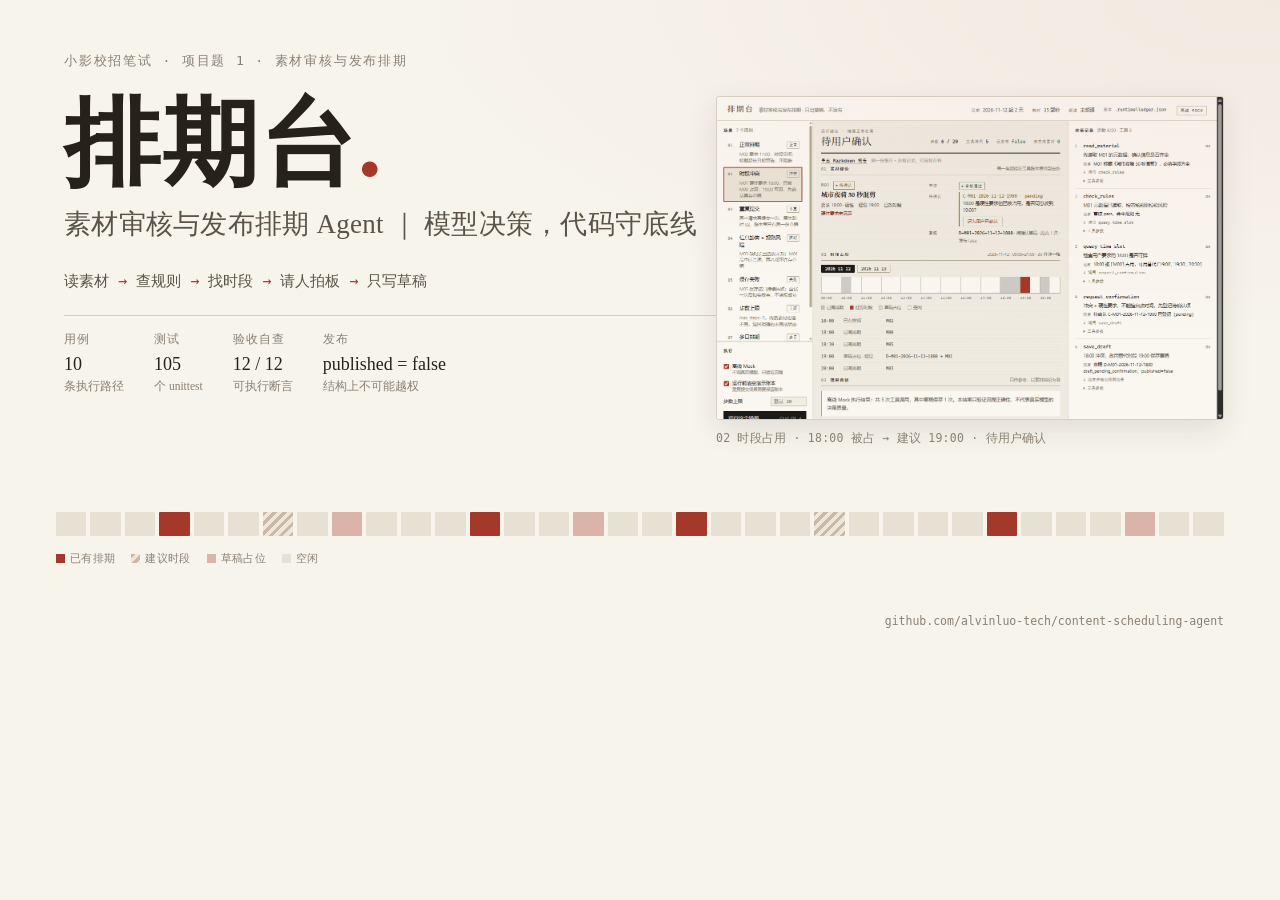
<file: docs/images/cover.html>
<!doctype html>
<html lang="zh-CN">
<head>
<meta charset="utf-8">
<title>排期台 · 封面</title>
<style>
  :root{
    --paper:#f7f4ec; --ink:#26221b; --ink-2:#5b5346; --ink-3:#8a8172;
    --accent:#a4382a; --rule:#d8d1c2;
    --serif:"Songti SC","Noto Serif SC","Source Han Serif SC",Georgia,serif;
    --mono:"JetBrains Mono","Cascadia Mono",ui-monospace,Consolas,monospace;
  }
  *{box-sizing:border-box;margin:0;padding:0}
  html,body{width:1280px;height:640px;overflow:hidden}
  body{background:var(--paper);color:var(--ink);font-family:var(--serif);
       padding:52px 64px 0;position:relative}
  body::after{content:"";position:absolute;inset:0;pointer-events:none;
    background:radial-gradient(120% 90% at 100% 0%,rgba(164,56,42,.06),transparent 60%)}
  .head{width:700px}
  .shot{position:absolute;right:56px;top:96px;width:508px}
  .shot img{display:block;width:100%;border:1px solid var(--rule);border-radius:3px;
    box-shadow:0 10px 30px rgba(38,34,27,.10)}
  .shot figcaption{margin-top:11px;font-family:var(--mono);font-size:11.5px;color:var(--ink-3);letter-spacing:.02em}
  .eyebrow{font-family:var(--mono);font-size:13px;letter-spacing:.14em;color:var(--ink-3)}
  h1{font-size:96px;line-height:1;letter-spacing:.02em;margin:26px 0 14px}
  h1 em{font-style:normal;color:var(--accent)}
  .sub{font-size:27px;color:var(--ink-2);letter-spacing:.01em}
  .flow{margin-top:30px;font-family:var(--mono);font-size:15px;color:var(--ink-2)}
  .flow b{color:var(--accent);font-weight:400}
  .facts{display:flex;gap:30px;width:700px;margin-top:24px;padding-top:16px;border-top:1px solid var(--rule)}
  .fact dt{font-family:var(--mono);font-size:11.5px;letter-spacing:.1em;color:var(--ink-3);margin-bottom:7px}
  .fact dd{font-size:18px;color:var(--ink)}
  .fact dd small{display:block;font-size:11.5px;color:var(--ink-3);margin:4px 0 0}
  .strip{position:absolute;left:64px;right:64px;bottom:46px;height:26px;display:flex;gap:4px}
  .strip i{flex:1;background:#e7e1d4;border-radius:1px}
  .strip i.occ{background:var(--accent)}
  .strip i.draft{background:var(--accent);opacity:.34}
  .strip i.hint{background:repeating-linear-gradient(135deg,#c9b9a8 0 3px,#eee7d9 3px 7px)}
  .legend{position:absolute;left:56px;bottom:74px;font-family:var(--mono);font-size:11px;color:var(--ink-3);letter-spacing:.03em}
  .legend span{display:inline-block;width:9px;height:9px;margin:0 5px 0 16px;vertical-align:-1px;background:#e7e1d4}
  .legend span:first-child{margin-left:0}
  .legend .a{background:var(--accent)}
  .legend .b{background:var(--accent);opacity:.34}
  .legend .c{background:repeating-linear-gradient(135deg,#c9b9a8 0 3px,#eee7d9 3px 7px)}
  .url{position:absolute;right:56px;bottom:12px;font-family:var(--mono);font-size:11.5px;color:var(--ink-3)}
</style>
</head>
<body>
  <div class="head">
  <p class="eyebrow">小影校招笔试 · 项目题 1 · 素材审核与发布排期</p>
  <h1>排期台<em>.</em></h1>
  <p class="sub">素材审核与发布排期 Agent ｜ 模型决策，代码守底线</p>
  <p class="flow">读素材 <b>→</b> 查规则 <b>→</b> 找时段 <b>→</b> 请人拍板 <b>→</b> 只写草稿</p>
</div>
  <figure class="shot"><img src="web-02-conflict.png" alt="界面：时段冲突"><figcaption>02 时段占用 · 18:00 被占 → 建议 19:00 · 待用户确认</figcaption></figure>
  <dl class="facts">
    <div class="fact"><dt>用例</dt><dd>10<small>条执行路径</small></dd></div>
    <div class="fact"><dt>测试</dt><dd>105<small>个 unittest</small></dd></div>
    <div class="fact"><dt>验收自查</dt><dd>12 / 12<small>可执行断言</small></dd></div>
    <div class="fact"><dt>发布</dt><dd>published = false<small>结构上不可能越权</small></dd></div>
  </dl>
  <div class="strip" style="left:56px;right:56px;bottom:104px;height:24px">
    <i></i><i></i><i></i><i class="occ"></i><i></i><i></i><i class="hint"></i><i></i><i class="draft"></i>
    <i></i><i></i><i></i><i class="occ"></i><i></i><i></i><i class="draft"></i><i></i><i></i>
    <i class="occ"></i><i></i><i></i><i></i><i class="hint"></i><i></i><i></i><i></i>
    <i></i><i class="occ"></i><i></i><i></i><i></i><i class="draft"></i><i></i><i></i>
  </div>
  <p class="legend"><span class="a"></span>已有排期<span class="c"></span>建议时段<span class="b"></span>草稿占位<span></span>空闲</p>
  <p class="url">github.com/alvinluo-tech/content-scheduling-agent</p>
</body>
</html>
</file>
